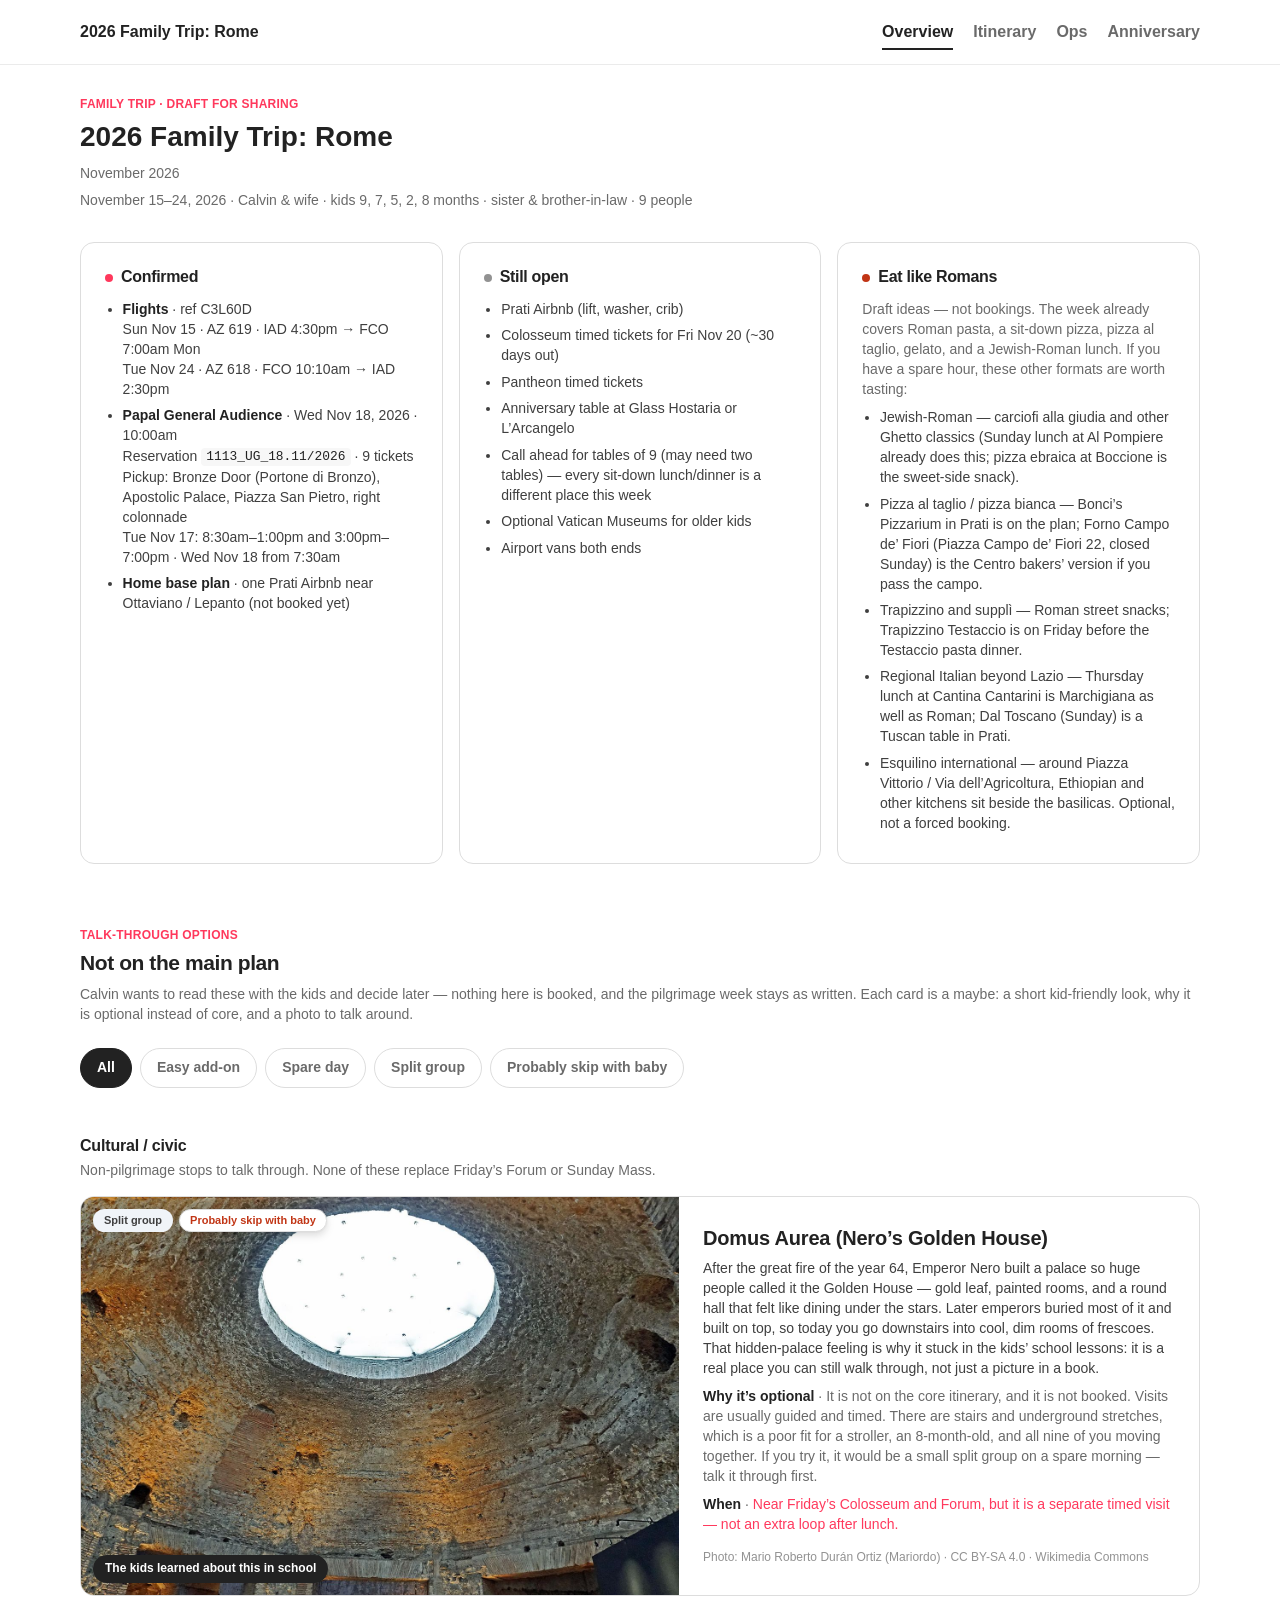
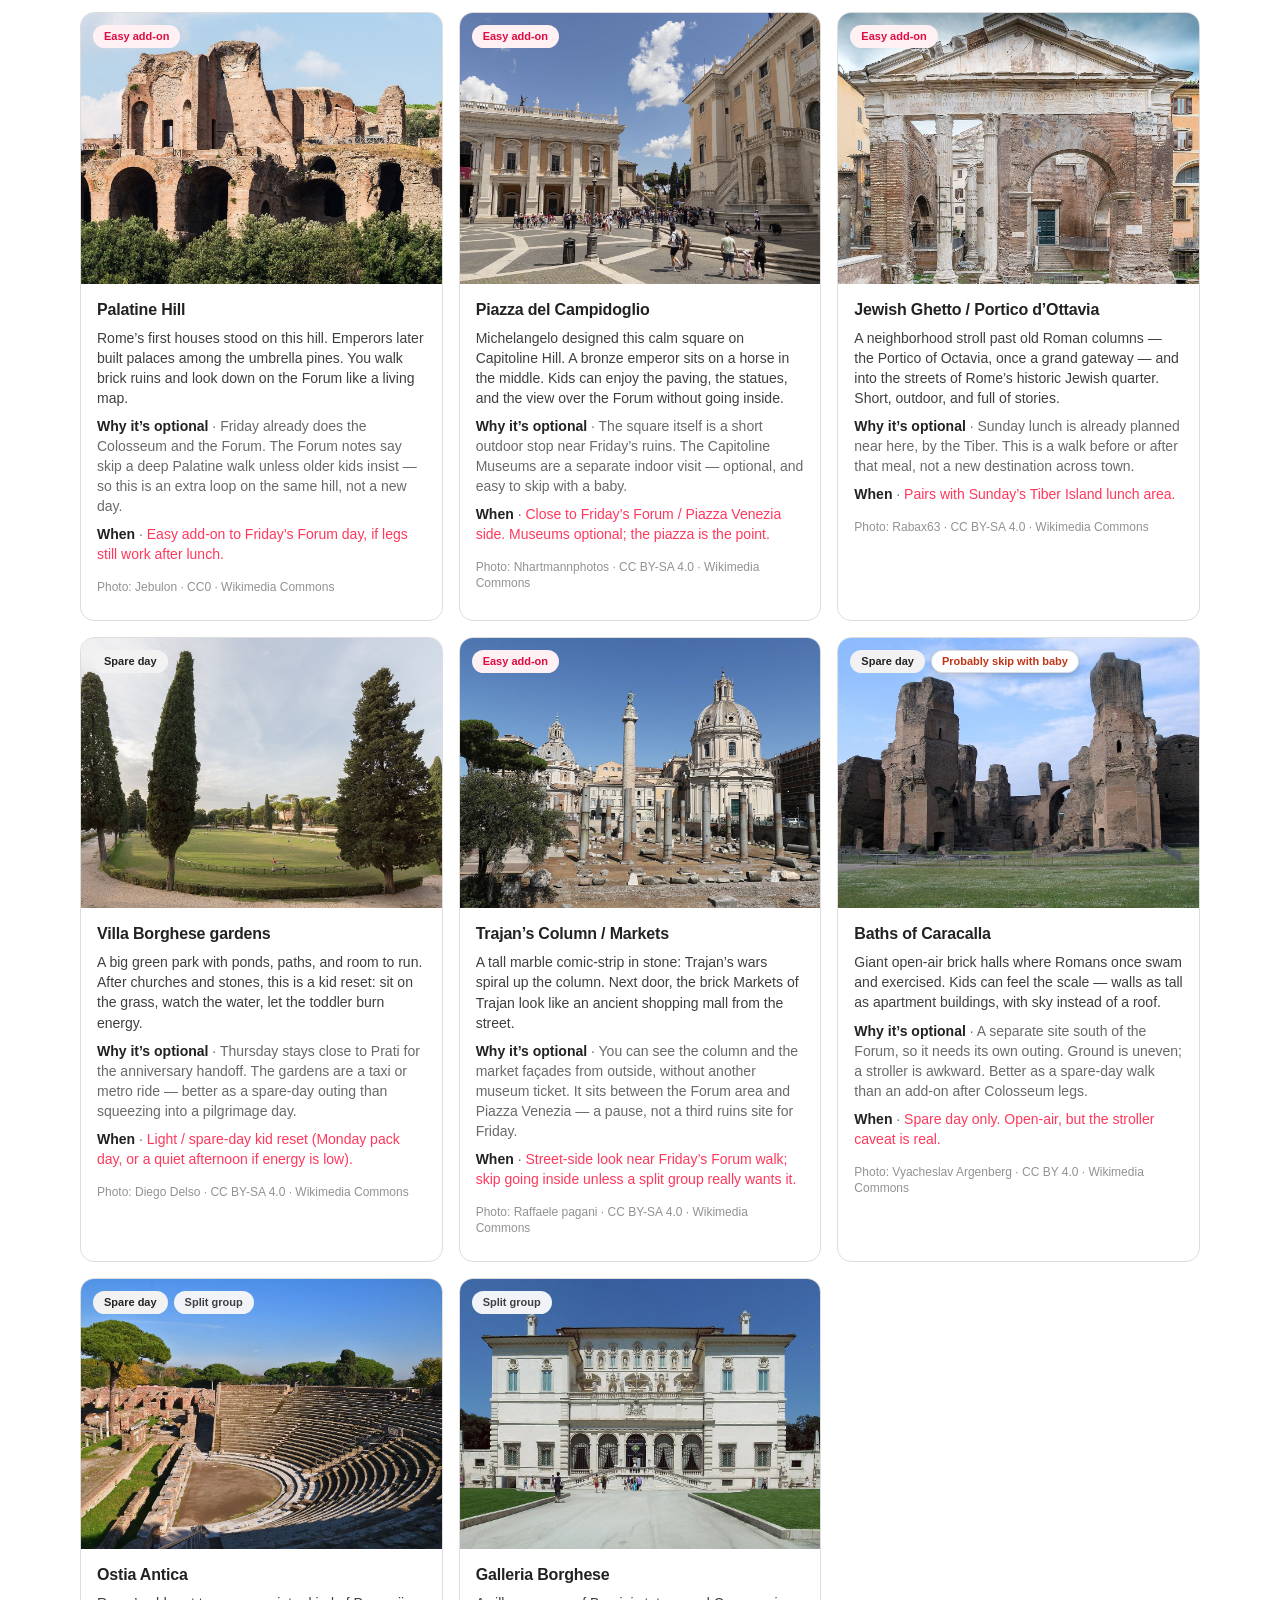
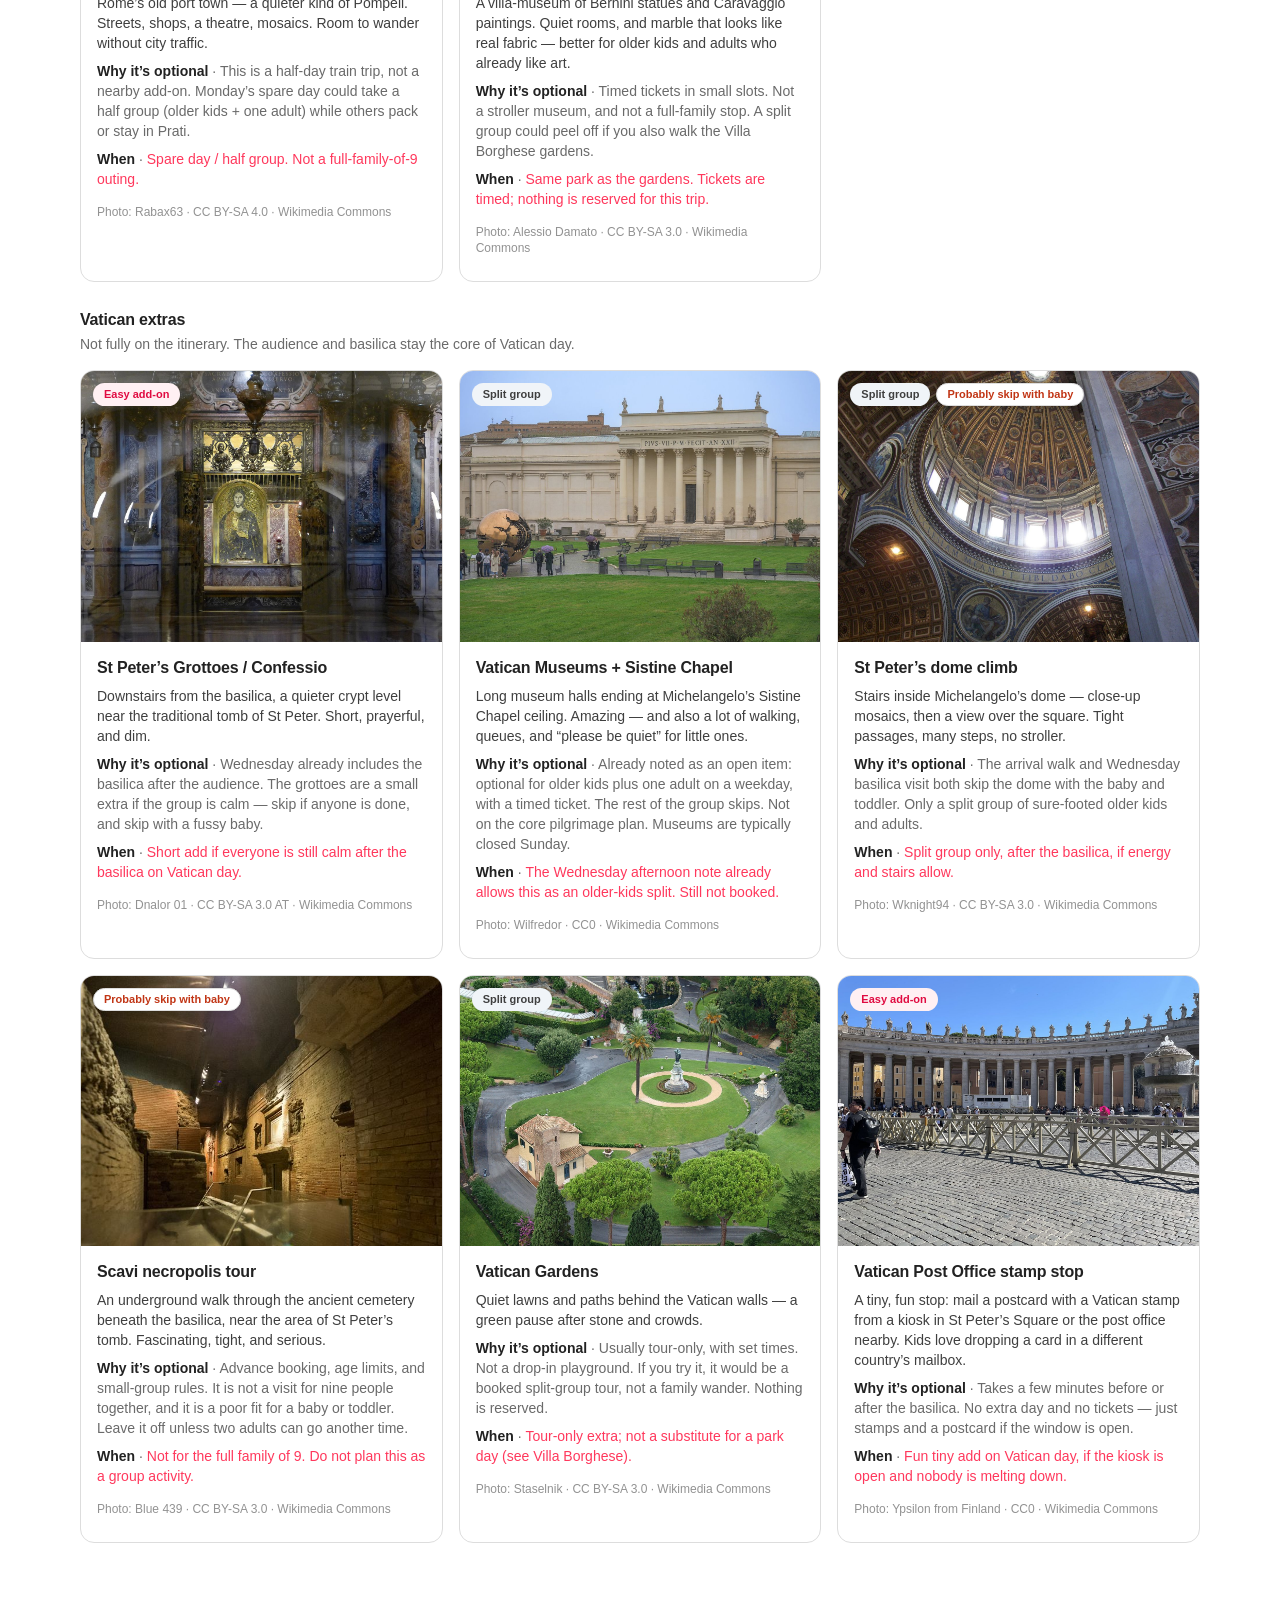
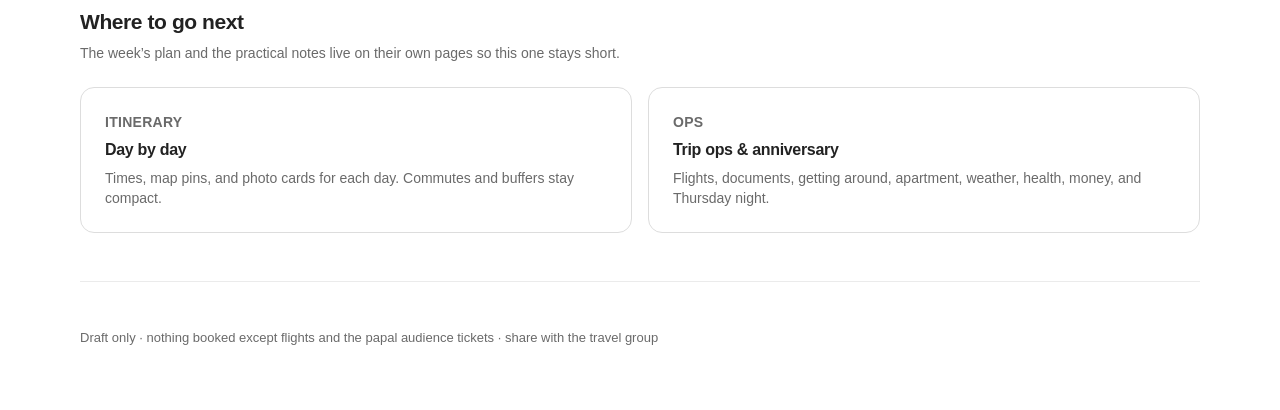
<file: index.html>
<!DOCTYPE html>
<html lang="en">
<head>
  <meta charset="utf-8" />
  <meta name="viewport" content="width=device-width, initial-scale=1" />
  <meta http-equiv="Cache-Control" content="no-cache" />
  <title>2026 Family Trip: Rome</title>
  <meta name="description" content="Overview of the 2026 family trip to Rome: confirmed items, talk-through options, and links to the day-by-day plan and trip ops." />
  <link rel="icon" href="data:image/svg+xml,%3Csvg xmlns='http://www.w3.org/2000/svg' viewBox='0 0 32 32'%3E%3Ccircle cx='16' cy='16' r='16' fill='%23ff385c'/%3E%3C/svg%3E" />
  <link rel="stylesheet" href="css/styles.css?v=20260917k" />
</head>
<body data-page="overview">
  <header class="site-bar" id="site-header"></header>

  <main>
    <header class="wrap page-hero">
      <p class="eyebrow">Family trip · draft for sharing</p>
      <h1 data-trip-title>2026 Family Trip: Rome</h1>
      <p class="hero-line">November 2026</p>
      <p class="lede" id="lede">November 15–24, 2026</p>
    </header>

    <section class="wrap hero-grid">
      <article class="card confirm">
        <h2>Confirmed</h2>
        <ul id="confirmed-list"></ul>
      </article>
      <article class="card open">
        <h2>Still open</h2>
        <ul id="open-list"></ul>
      </article>
      <article class="card eat">
        <h2>Eat like Romans</h2>
        <p class="eat-intro" id="eat-intro"></p>
        <ul id="eat-list"></ul>
      </article>
    </section>

    <section class="wrap" id="options">
      <div class="section-head">
        <p class="eyebrow" id="options-kicker">Talk-through options</p>
        <h2 id="options-title">Not on the main plan</h2>
        <p class="hint" id="options-intro">Optional cultural stops to discuss with the kids. Nothing here is booked, and the day-by-day pilgrimage plan stays as written.</p>
      </div>
      <div class="day-tabs options-filters" id="options-filters" role="tablist" aria-label="Filter talk-through options"></div>
      <div class="options-grid" id="options-grid"></div>
    </section>

    <section class="wrap" id="next">
      <div class="section-head">
        <h2>Where to go next</h2>
        <p class="hint">The week’s plan and the practical notes live on their own pages so this one stays short.</p>
      </div>
      <div class="next-grid">
        <a class="next-card" href="itinerary.html">
          <p class="eyebrow">Itinerary</p>
          <h2>Day by day</h2>
          <p>Times, map pins, and photo cards for each day. Commutes and buffers stay compact.</p>
        </a>
        <a class="next-card" href="ops.html">
          <p class="eyebrow">Ops</p>
          <h2>Trip ops &amp; anniversary</h2>
          <p>Flights, documents, getting around, apartment, weather, health, money, and Thursday night.</p>
        </a>
      </div>
    </section>
  </main>

  <footer class="wrap foot" id="site-footer"></footer>
  <script src="js/site.20260917k.js"></script>
  <script src="js/trip-app.20260917k.js"></script>
</body>
</html>
</file>
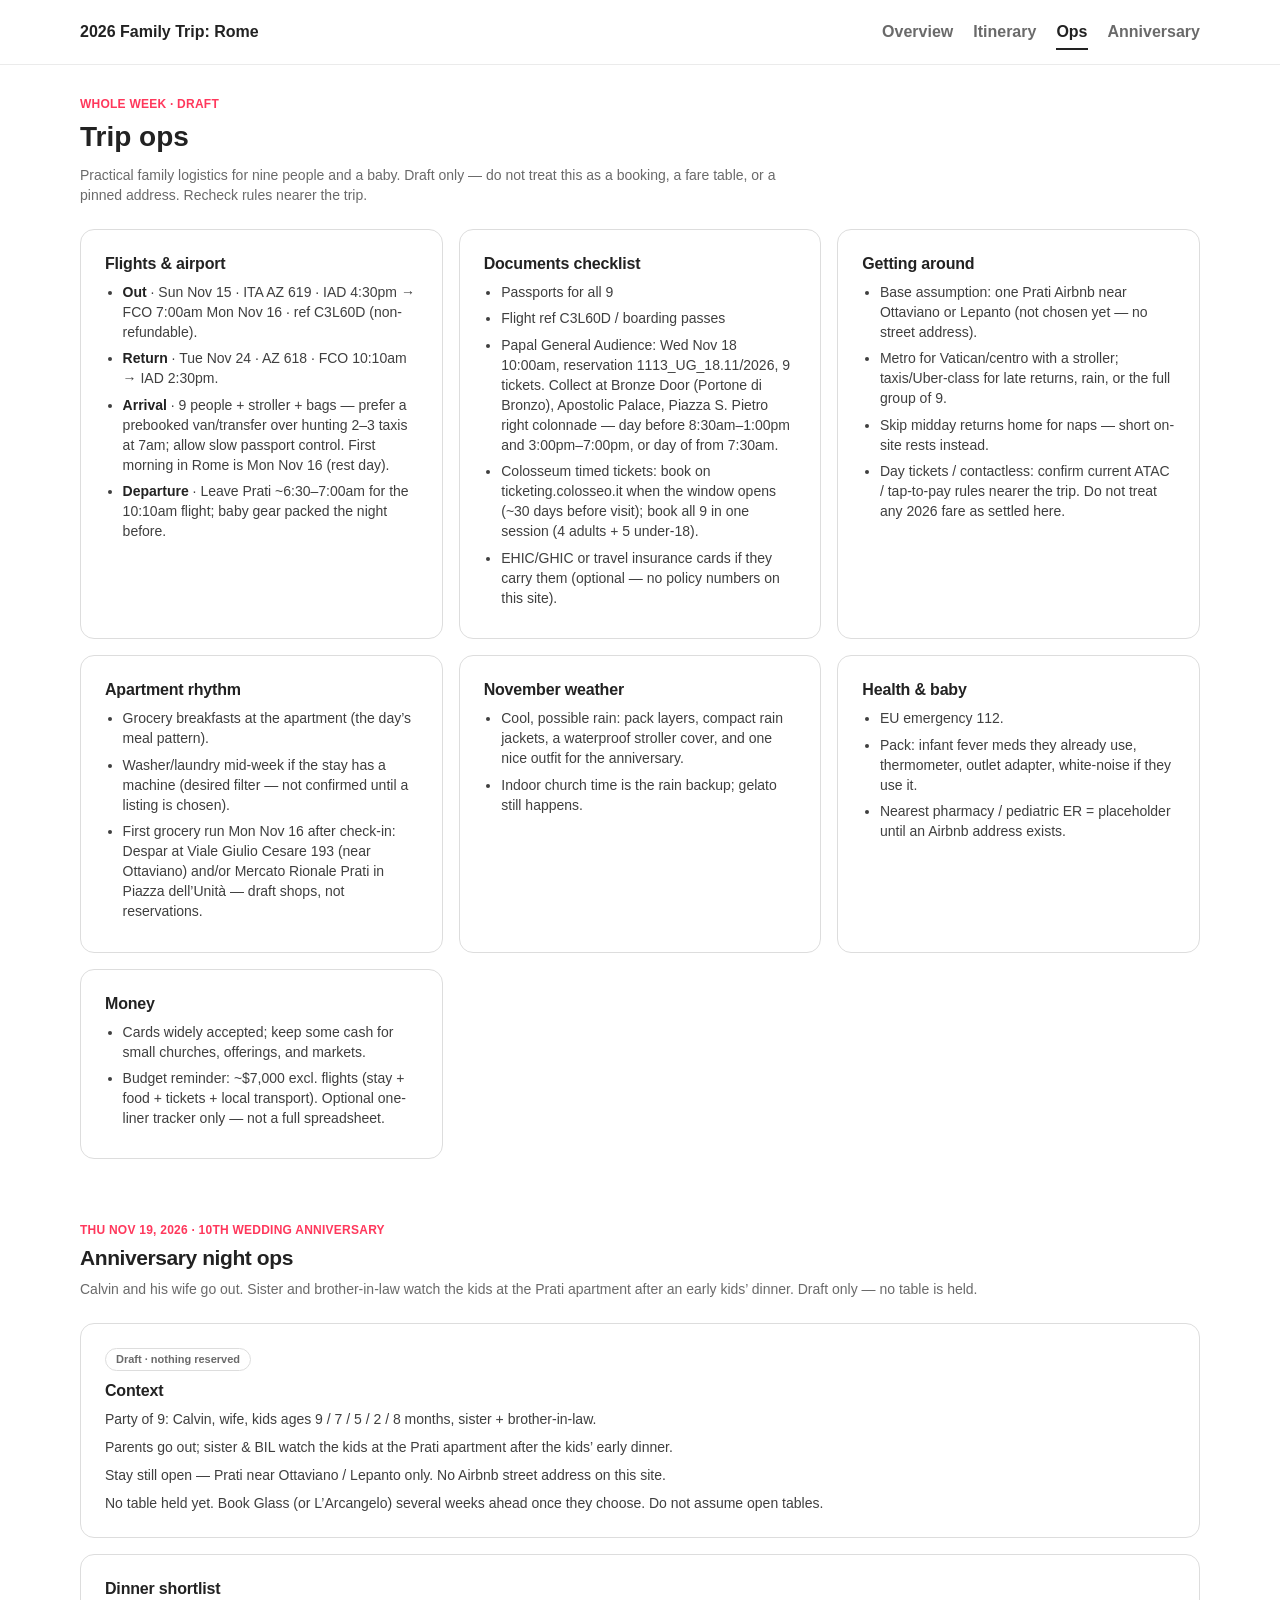
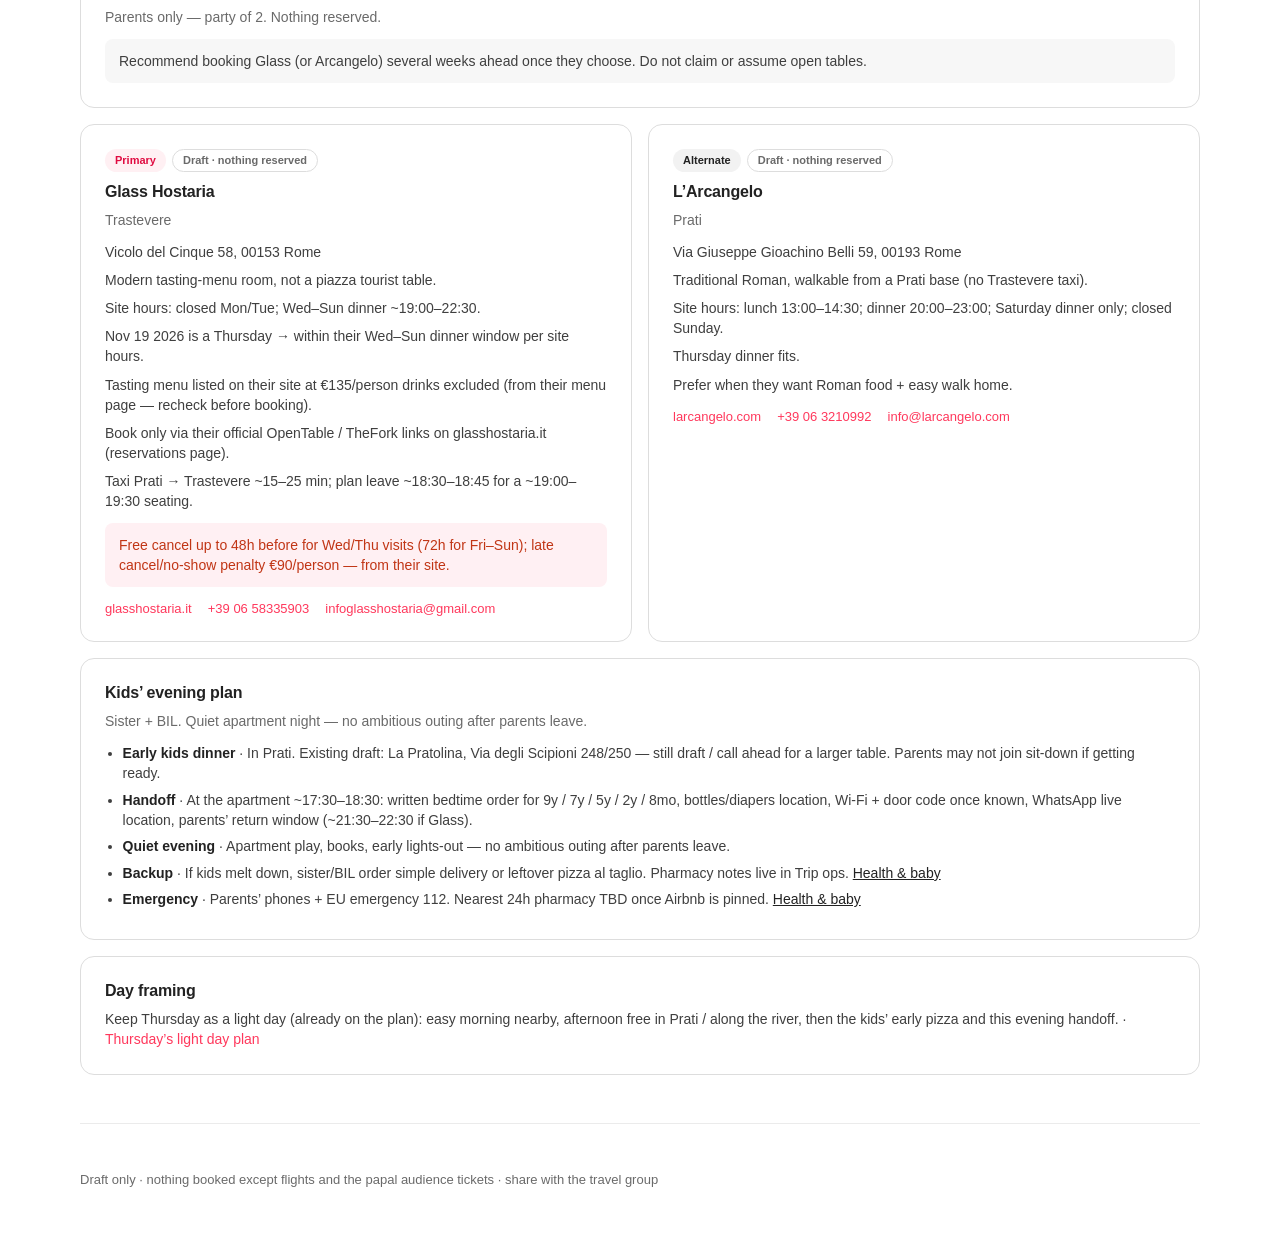
<file: ops.html>
<!DOCTYPE html>
<html lang="en">
<head>
  <meta charset="utf-8" />
  <meta name="viewport" content="width=device-width, initial-scale=1" />
  <meta http-equiv="Cache-Control" content="no-cache" />
  <title>Trip ops · 2026 Family Trip: Rome</title>
  <meta name="description" content="Trip logistics and Thursday anniversary night notes for the 2026 family trip to Rome." />
  <link rel="icon" href="data:image/svg+xml,%3Csvg xmlns='http://www.w3.org/2000/svg' viewBox='0 0 32 32'%3E%3Ccircle cx='16' cy='16' r='16' fill='%23ff385c'/%3E%3C/svg%3E" />
  <link rel="stylesheet" href="css/styles.css?v=20260917k" />
</head>
<body data-page="ops">
  <header class="site-bar" id="site-header"></header>

  <main>
    <section class="wrap" id="trip-ops">
      <header class="page-hero">
        <p class="eyebrow" id="ops-kicker">Whole week · draft</p>
        <h1 id="ops-title">Trip ops</h1>
        <p class="hint" id="ops-intro">Practical family logistics. Draft only — nothing here books a van, a table, or an Airbnb.</p>
      </header>
      <div class="ops-grid" id="ops-grid"></div>
    </section>

    <section class="wrap" id="anniversary">
      <div class="section-head">
        <p class="eyebrow" id="anniv-kicker">Thu Nov 19, 2026</p>
        <h2 id="anniv-title">Anniversary night ops</h2>
        <p class="hint" id="anniv-intro">Parents go out. Sister and brother-in-law watch the kids at the Prati apartment. Draft — no table held.</p>
      </div>
      <div class="ops-stack" id="anniv-root"></div>
    </section>
  </main>

  <footer class="wrap foot" id="site-footer"></footer>
  <script src="js/site.20260917k.js"></script>
  <script src="js/trip-app.20260917k.js"></script>
</body>
</html>
</file>
<file: css/styles.css>
/* Kwon Family Rome — visual language guided by Airbnb DESIGN.md tokens */

:root {
  --primary: #ff385c;
  --primary-active: #e00b41;
  --primary-disabled: #ffd1da;
  --ink: #222222;
  --body: #3f3f3f;
  --muted: #6a6a6a;
  --muted-soft: #929292;
  --hairline: #dddddd;
  --hairline-soft: #ebebeb;
  --border-strong: #c1c1c1;
  --canvas: #ffffff;
  --surface-soft: #f7f7f7;
  --surface-card: #ffffff;
  --surface-strong: #f2f2f2;
  --on-primary: #ffffff;
  --legal-link: #428bff;
  --error: #c13515;

  --font: -apple-system, BlinkMacSystemFont, "Segoe UI", Roboto, Helvetica, Arial, sans-serif;
  --radius-sm: 8px;
  --radius-md: 14px;
  --radius-lg: 20px;
  --radius-full: 9999px;
  --shadow: rgba(0, 0, 0, 0.02) 0 0 0 1px, rgba(0, 0, 0, 0.04) 0 2px 6px, rgba(0, 0, 0, 0.1) 0 4px 8px;
  --space-sm: 8px;
  --space-md: 12px;
  --space-base: 16px;
  --space-lg: 24px;
  --space-xl: 32px;
  --space-xxl: 48px;
  --space-section: 64px;
}

* { box-sizing: border-box; }

html { scroll-behavior: smooth; scroll-padding-top: 12.5rem; }

body {
  margin: 0;
  font-family: var(--font);
  font-size: 16px;
  font-weight: 400;
  line-height: 1.5;
  color: var(--ink);
  background: var(--canvas);
  -webkit-font-smoothing: antialiased;
}

h1, h2, h3 {
  font-family: var(--font);
  font-weight: 600;
  letter-spacing: -0.02em;
  color: var(--ink);
  margin: 0;
}

h1 {
  font-size: clamp(1.5rem, 4vw, 1.75rem); /* ~24–28px display-xl */
  font-weight: 700;
  line-height: 1.43;
  letter-spacing: 0;
}

h2 {
  font-size: 1.3125rem; /* 21px display-md */
  font-weight: 700;
  line-height: 1.43;
}

h3 {
  font-size: 1.25rem; /* 20px display-sm */
  font-weight: 600;
  line-height: 1.2;
  letter-spacing: -0.18px;
}

a { color: var(--ink); }
a:hover { color: var(--primary); }

.wrap {
  width: min(1120px, calc(100% - 2.5rem));
  margin-inline: auto;
}

/* —— Shared site chrome —— */
.site-bar {
  position: sticky;
  top: 0;
  z-index: 30;
  min-height: 64px;
  background: var(--canvas);
  border-bottom: 1px solid var(--hairline-soft);
}

.site-bar-inner {
  display: flex;
  gap: var(--space-lg);
  justify-content: space-between;
  align-items: center;
  padding: 12px 0;
  min-height: 64px;
}

.site-wordmark {
  font-size: 16px;
  font-weight: 600;
  line-height: 1.25;
  color: var(--ink);
  text-decoration: none;
  white-space: nowrap;
}

.site-wordmark:hover {
  color: var(--primary);
}

.site-nav {
  display: flex;
  flex-wrap: wrap;
  align-items: center;
  gap: 4px 20px;
}

.site-nav a {
  font-size: 16px;
  font-weight: 600;
  line-height: 1.25;
  color: var(--muted);
  text-decoration: none;
  padding: 8px 0 6px;
  border-bottom: 2px solid transparent;
}

.site-nav a:hover {
  color: var(--ink);
}

.site-nav a.is-current {
  color: var(--ink);
  border-bottom-color: var(--ink);
}

.page-hero {
  padding: var(--space-xl) 0 0;
}

.page-hero h1 {
  margin: 0 0 6px;
}

.page-hero .hint {
  margin-top: 8px;
  max-width: 46rem;
}

/* —— Legacy single-page header (unused, kept for token parity) —— */
.top {
  position: sticky;
  top: 0;
  z-index: 20;
  background: var(--canvas);
  border-bottom: 1px solid var(--hairline-soft);
}

.top-inner {
  display: flex;
  gap: var(--space-lg);
  justify-content: space-between;
  align-items: flex-end;
  padding: var(--space-lg) 0;
  min-height: 80px;
}

.eyebrow {
  margin: 0 0 4px;
  font-size: 12px;
  font-weight: 700;
  line-height: 1.33;
  letter-spacing: 0.02em;
  text-transform: uppercase;
  color: var(--primary);
}

.hero-line {
  margin: 0 0 6px;
  font-size: 14px;
  font-weight: 500;
  color: var(--muted);
}

.lede {
  margin: 0;
  font-size: 14px;
  line-height: 1.43;
  color: var(--muted);
}

.top-actions {
  display: flex;
  gap: 6px;
  flex-wrap: wrap;
  justify-content: flex-end;
  padding-bottom: 2px;
}

.top-actions .btn {
  height: 40px;
  padding: 8px 14px;
  font-size: 13px;
}

.top-actions .btn.ghost {
  padding: 7px 13px;
}

/* —— Buttons (pill / soft) —— */
.btn {
  display: inline-flex;
  align-items: center;
  justify-content: center;
  height: 48px;
  padding: 10px 20px;
  border-radius: var(--radius-full);
  text-decoration: none;
  background: var(--primary);
  color: var(--on-primary);
  font-family: var(--font);
  font-size: 14px;
  font-weight: 500;
  line-height: 1.29;
  border: none;
  cursor: pointer;
  transition: background 0.15s ease;
}

.btn:hover {
  background: var(--primary-active);
  color: var(--on-primary);
}

.btn.ghost {
  background: var(--canvas);
  color: var(--ink);
  border: 1px solid var(--ink);
  padding: 9px 19px;
}

.btn.ghost:hover {
  background: var(--surface-soft);
  color: var(--ink);
}

/* —— Where to go next —— */
.next-grid {
  display: grid;
  grid-template-columns: repeat(2, minmax(0, 1fr));
  gap: var(--space-base);
  margin: 0 0 var(--space-xl);
}

.next-card {
  display: block;
  background: var(--surface-card);
  border: 1px solid var(--hairline);
  border-radius: var(--radius-md);
  padding: var(--space-lg);
  text-decoration: none;
  color: inherit;
}

.next-card:hover {
  box-shadow: var(--shadow);
  color: inherit;
}

.next-card h2 {
  margin: 0 0 8px;
  font-size: 16px;
  font-weight: 600;
  line-height: 1.25;
}

.next-card p {
  margin: 0;
  font-size: 14px;
  line-height: 1.43;
  color: var(--muted);
}

.next-card .eyebrow {
  margin-bottom: 8px;
}

/* —— Hero cards —— */
.hero-grid {
  display: grid;
  grid-template-columns: repeat(3, minmax(0, 1fr));
  gap: var(--space-base);
  margin: var(--space-xl) auto var(--space-base);
}

.card {
  background: var(--surface-card);
  border: 1px solid var(--hairline);
  border-radius: var(--radius-md);
  padding: var(--space-lg);
  box-shadow: none;
}

.card:hover {
  box-shadow: var(--shadow);
}

.card h2 {
  margin: 0 0 var(--space-md);
  font-size: 16px;
  font-weight: 600;
  line-height: 1.25;
}

.card.confirm h2::before,
.card.open h2::before,
.card.eat h2::before {
  content: "";
  display: inline-block;
  width: 8px;
  height: 8px;
  border-radius: 50%;
  margin-right: 8px;
  vertical-align: middle;
}

.card.confirm h2::before { background: var(--primary); }
.card.open h2::before { background: var(--muted-soft); }
.card.eat h2::before { background: #c13515; }

.eat-intro {
  margin: 0 0 8px;
  font-size: 14px;
  line-height: 1.43;
  color: var(--muted);
}

.card ul {
  margin: 0;
  padding-left: 1.1rem;
  color: var(--body);
  font-size: 14px;
  line-height: 1.43;
}

.card li { margin: 0.4rem 0; }
.card li strong { color: var(--ink); font-weight: 600; }
.card code {
  font-size: 0.92em;
  background: var(--surface-soft);
  padding: 0.1em 0.4em;
  border-radius: 4px;
  color: var(--ink);
}

/* —— Sections —— */
.section-head {
  margin: var(--space-section) 0 var(--space-lg);
}

#trip-ops,
#anniversary,
#options,
#map-section,
#days,
.day-panel,
.ops-card {
  scroll-margin-top: 5.5rem;
}

.section-head h2 { margin: 0 0 6px; }

.hint {
  margin: 0;
  font-size: 14px;
  line-height: 1.43;
  color: var(--muted);
}

/* —— Day tabs (pill category strip) —— */
.day-tabs {
  display: flex;
  gap: var(--space-sm);
  overflow-x: auto;
  padding-bottom: var(--space-md);
  scrollbar-width: thin;
}

.day-tab {
  flex: 0 0 auto;
  border: 1px solid var(--hairline);
  background: var(--canvas);
  border-radius: var(--radius-full);
  padding: 10px 16px;
  cursor: pointer;
  font-family: var(--font);
  font-size: 14px;
  font-weight: 500;
  color: var(--muted);
  line-height: 1.25;
  transition: background 0.15s ease, color 0.15s ease, border-color 0.15s ease;
}

.day-tab strong {
  display: block;
  font-size: 14px;
  font-weight: 600;
  color: inherit;
}

.day-tab span {
  display: block;
  font-size: 12px;
  font-weight: 400;
  color: var(--muted-soft);
  margin-top: 2px;
}

.day-tab:hover {
  background: var(--surface-soft);
  color: var(--ink);
}

.day-tab.active {
  background: var(--ink);
  color: var(--on-primary);
  border-color: var(--ink);
}

.day-tab.active span {
  color: rgba(255, 255, 255, 0.75);
}

/* —— Map —— */
#map-canvas,
#leaflet-map {
  min-height: 420px;
  height: min(58vh, 520px);
  border-radius: var(--radius-md);
  border: 1px solid var(--hairline);
  background: var(--surface-soft);
  overflow: hidden;
}

.map-caption {
  color: var(--muted);
  font-size: 14px;
  line-height: 1.43;
  margin: var(--space-md) 0 0;
}

/* Numbered map pins — coral circle badges, readable on OSM tiles */
.leaflet-div-icon.map-pin-wrap {
  background: transparent;
  border: none;
}

.map-pin {
  width: 32px;
  height: 32px;
  border-radius: var(--radius-full);
  background: var(--primary);
  color: var(--on-primary);
  font-family: var(--font);
  font-size: 14px;
  font-weight: 700;
  line-height: 1;
  font-variant-numeric: tabular-nums;
  display: flex;
  align-items: center;
  justify-content: center;
  box-shadow: 0 0 0 2px var(--canvas), var(--shadow);
  letter-spacing: 0;
}

.map-pin-wide {
  width: 36px;
  font-size: 13px;
}

.map-pin-home {
  background: var(--ink);
  color: var(--on-primary);
  font-size: 12px;
  font-weight: 700;
  letter-spacing: 0.02em;
}

/* —— Day panels —— */
.day-panel {
  background: var(--surface-card);
  border: 1px solid var(--hairline);
  border-radius: var(--radius-md);
  padding: var(--space-lg);
  margin: 0 0 var(--space-base);
}

.day-panel h3 {
  margin: 0 0 6px;
}

.day-note {
  margin: 0 0 var(--space-base);
  color: var(--muted);
  font-size: 14px;
  line-height: 1.43;
  border-left: 3px solid var(--primary);
  padding-left: 12px;
}

.timeline {
  list-style: none;
  margin: 0;
  padding: 0;
}

.block {
  display: grid;
  grid-template-columns: 7.2rem 6.4rem minmax(9.5rem, 0.78fr) minmax(12rem, 1.5fr);
  column-gap: var(--space-base);
  row-gap: 6px;
  padding: 14px 0;
  border-top: 1px solid var(--hairline-soft);
  align-items: start;
}

.block:first-child { border-top: none; }

/* Photo-complemented major stops — same language as Talk-through cards */
.stop-card {
  display: grid;
  grid-template-columns: minmax(200px, 280px) minmax(0, 1fr);
  column-gap: 0;
  row-gap: 0;
  padding: 0;
  margin: 12px 0;
  border: 1px solid var(--hairline);
  border-radius: var(--radius-md);
  overflow: hidden;
  background: var(--surface-card);
  align-items: stretch;
}

.stop-card:hover {
  box-shadow: var(--shadow);
}

.stop-card + .stop-card {
  margin-top: 8px;
}

.block.stop-card + .block:not(.stop-card) {
  border-top: none;
}

.stop-card .option-photo-wrap {
  aspect-ratio: auto;
  min-height: 180px;
  height: 100%;
}

.stop-body {
  padding: var(--space-base) var(--space-lg);
  display: flex;
  flex-direction: column;
  gap: 6px;
  justify-content: center;
  min-width: 0;
}

.stop-meta {
  display: flex;
  flex-wrap: wrap;
  align-items: center;
  gap: 8px 12px;
}

.stop-card .kind-cell {
  min-width: 0;
  width: max-content;
}

.stop-card .label {
  font-size: 16px;
  font-weight: 600;
  line-height: 1.25;
}

.stop-card .detail-text {
  font-size: 14px;
  color: var(--muted);
}

.stop-card .option-credit {
  margin-top: 2px;
}

.option-badge.stop-num {
  background: var(--primary);
  color: var(--on-primary);
  border-color: var(--primary);
  box-shadow: none;
}

.time {
  font-variant-numeric: tabular-nums;
  font-weight: 600;
  font-size: 14px;
  color: var(--ink);
}

.kind-cell {
  min-width: 0;
}

.kind {
  display: inline-flex;
  align-self: start;
  justify-content: center;
  border-radius: var(--radius-full);
  padding: 4px 10px;
  font-size: 11px;
  font-weight: 600;
  line-height: 1.18;
  letter-spacing: 0.02em;
  text-transform: uppercase;
  background: var(--surface-soft);
  color: var(--muted);
}

.kind.visit,
.kind.pickup,
.kind.audience,
.kind.mass {
  background: #fff0f3;
  color: var(--primary-active);
}

.kind.meal,
.kind.dinner,
.kind.date,
.kind.lunch,
.kind.breakfast,
.kind.snack,
.kind.gelato,
.kind.coffee {
  background: var(--surface-strong);
  color: var(--ink);
}

.kind.move,
.kind.commute,
.kind.walk,
.kind.flight,
.kind.travel,
.kind.taxi,
.kind.arrive,
.kind.airport {
  background: #f0f4f8;
  color: #3f3f3f;
}

.kind.rest,
.kind.sit,
.kind.settle,
.kind.seat,
.kind.afternoon,
.kind.optional {
  background: var(--surface-soft);
  color: var(--muted);
}

.kind.home,
.kind.pack,
.kind.handoff,
.kind.load,
.kind.wake,
.kind.buffer {
  background: var(--surface-strong);
  color: var(--body);
}

.label {
  font-size: 16px;
  font-weight: 600;
  line-height: 1.25;
  color: var(--ink);
  min-width: 0;
}

.detail {
  min-width: 0;
}

.detail-text {
  margin: 0;
  color: var(--muted);
  font-size: 13px;
  font-weight: 400;
  line-height: 1.43;
}

.block-actions {
  display: flex;
  flex-wrap: wrap;
  align-items: center;
  gap: 4px 16px;
  margin-top: 8px;
}

.place-link {
  font-size: 13px;
  font-weight: 500;
  line-height: 1.29;
  color: var(--primary);
  text-decoration: none;
}

.place-link:hover {
  color: var(--primary-active);
  text-decoration: underline;
}

.pin-link {
  display: inline-block;
  margin-top: 0;
  font-size: 13px;
  font-weight: 500;
  line-height: 1.29;
  color: var(--primary);
  cursor: pointer;
  background: none;
  border: none;
  padding: 0;
  font-family: var(--font);
}

.pin-link:hover { color: var(--primary-active); text-decoration: underline; }

/* —— Talk-through options gallery —— */
.options-filters {
  margin-bottom: var(--space-lg);
}

.options-filters .day-tab strong {
  display: inline;
}

.options-grid {
  display: grid;
  grid-template-columns: repeat(3, minmax(0, 1fr));
  gap: var(--space-base);
}

.option-card {
  background: var(--surface-card);
  border: 1px solid var(--hairline);
  border-radius: var(--radius-md);
  overflow: hidden;
  display: flex;
  flex-direction: column;
  min-width: 0;
}

.option-card:hover {
  box-shadow: var(--shadow);
}

.option-card.featured {
  grid-column: 1 / -1;
  display: grid;
  grid-template-columns: minmax(0, 1.15fr) minmax(0, 1fr);
  align-items: stretch;
}

.option-photo-wrap {
  position: relative;
  background: var(--surface-strong);
  aspect-ratio: 4 / 3;
  overflow: hidden;
}

.option-card.featured .option-photo-wrap {
  aspect-ratio: auto;
  min-height: 280px;
}

.option-photo {
  width: 100%;
  height: 100%;
  object-fit: cover;
  display: block;
}

.option-photo-fallback {
  width: 100%;
  height: 100%;
  min-height: 180px;
  display: flex;
  align-items: center;
  justify-content: center;
  padding: var(--space-lg);
  text-align: center;
  color: var(--muted);
  font-size: 14px;
  background: var(--surface-soft);
}

.option-badges {
  position: absolute;
  top: 12px;
  left: 12px;
  right: 12px;
  display: flex;
  flex-wrap: wrap;
  gap: 6px;
}

.option-badge {
  display: inline-flex;
  align-items: center;
  border-radius: var(--radius-full);
  padding: 4px 10px;
  font-size: 11px;
  font-weight: 600;
  line-height: 1.18;
  background: var(--canvas);
  color: var(--ink);
  border: 1px solid var(--hairline);
  box-shadow: var(--shadow);
}

.option-badge.easy-add-on {
  background: #fff0f3;
  color: var(--primary-active);
  border-color: transparent;
  box-shadow: none;
}

.option-badge.spare-day {
  background: var(--surface-strong);
  color: var(--ink);
  border-color: transparent;
  box-shadow: none;
}

.option-badge.split-group {
  background: #f0f4f8;
  color: var(--body);
  border-color: transparent;
  box-shadow: none;
}

.option-badge.skip-with-baby {
  background: var(--canvas);
  color: var(--error);
  border-color: var(--hairline);
  box-shadow: var(--shadow);
}

.option-callout {
  position: absolute;
  bottom: 12px;
  left: 12px;
  right: 12px;
  width: max-content;
  max-width: calc(100% - 24px);
  background: var(--ink);
  color: var(--on-primary);
  border-radius: var(--radius-full);
  padding: 6px 12px;
  font-size: 12px;
  font-weight: 600;
  line-height: 1.33;
}

.option-body {
  padding: var(--space-base) var(--space-base) var(--space-lg);
  display: flex;
  flex-direction: column;
  gap: 8px;
  flex: 1;
}

.option-card.featured .option-body {
  padding: var(--space-lg);
  justify-content: center;
}

.option-body h3 {
  margin: 0;
  font-size: 16px;
  font-weight: 600;
  line-height: 1.25;
}

.option-card.featured .option-body h3 {
  font-size: 1.25rem;
  line-height: 1.2;
}

.option-blurb,
.option-why,
.option-pair {
  margin: 0;
  font-size: 14px;
  line-height: 1.43;
  color: var(--body);
}

.option-why,
.option-pair {
  color: var(--muted);
}

.option-why strong,
.option-pair strong {
  color: var(--ink);
  font-weight: 600;
}

.option-pair a {
  color: var(--primary);
  font-weight: 500;
  text-decoration: none;
}

.option-pair a:hover {
  color: var(--primary-active);
  text-decoration: underline;
}

.option-credit {
  margin: 8px 0 0;
  font-size: 12px;
  line-height: 1.33;
  color: var(--muted-soft);
}

.option-empty {
  grid-column: 1 / -1;
  margin: 0;
  padding: var(--space-xl);
  text-align: center;
  color: var(--muted);
  background: var(--surface-soft);
  border-radius: var(--radius-md);
}

.options-group {
  grid-column: 1 / -1;
  margin: var(--space-md) 0 0;
}

.options-group h3 {
  margin: 0 0 4px;
  font-size: 16px;
  font-weight: 600;
  line-height: 1.25;
}

.options-group p {
  margin: 0;
  font-size: 14px;
  line-height: 1.43;
  color: var(--muted);
}

/* —— Trip ops + Anniversary night —— */
.ops-grid {
  display: grid;
  grid-template-columns: repeat(3, minmax(0, 1fr));
  gap: var(--space-base);
}

#trip-ops .ops-grid {
  margin-top: var(--space-lg);
}

.ops-grid-2 {
  display: grid;
  grid-template-columns: repeat(2, minmax(0, 1fr));
  gap: var(--space-base);
}

.ops-stack {
  display: flex;
  flex-direction: column;
  gap: var(--space-base);
}

.ops-card {
  background: var(--surface-card);
  border: 1px solid var(--hairline);
  border-radius: var(--radius-md);
  padding: var(--space-lg);
  min-width: 0;
}

.ops-card:hover {
  box-shadow: var(--shadow);
}

.ops-card h3 {
  margin: 0 0 8px;
  font-size: 16px;
  font-weight: 600;
  line-height: 1.25;
}

.ops-card .ops-lead {
  margin: 0 0 12px;
  font-size: 14px;
  line-height: 1.43;
  color: var(--muted);
}

.ops-badge-row {
  display: flex;
  flex-wrap: wrap;
  gap: 6px;
  margin: 0 0 10px;
}

.ops-badge {
  display: inline-flex;
  align-items: center;
  border-radius: var(--radius-full);
  padding: 4px 10px;
  font-size: 11px;
  font-weight: 600;
  line-height: 1.18;
  background: var(--surface-strong);
  color: var(--ink);
}

.ops-badge.primary {
  background: #fff0f3;
  color: var(--primary-active);
}

.ops-badge.draft {
  background: var(--canvas);
  color: var(--muted);
  border: 1px solid var(--hairline);
}

.ops-list {
  margin: 0;
  padding-left: 1.1rem;
  color: var(--body);
  font-size: 14px;
  line-height: 1.43;
}

.ops-list li {
  margin: 0.4rem 0;
}

.ops-list li strong {
  color: var(--ink);
  font-weight: 600;
}

.ops-meta {
  margin: 0;
  font-size: 14px;
  line-height: 1.43;
  color: var(--body);
}

.ops-meta + .ops-meta {
  margin-top: 8px;
}

.ops-meta a {
  color: var(--primary);
  font-weight: 500;
  text-decoration: none;
}

.ops-meta a:hover {
  color: var(--primary-active);
  text-decoration: underline;
}

.ops-callout {
  margin: 12px 0 0;
  padding: 12px 14px;
  background: var(--surface-soft);
  border-radius: var(--radius-sm);
  font-size: 14px;
  line-height: 1.43;
  color: var(--body);
}

.ops-callout.alert {
  background: #fff0f3;
  color: var(--error);
}

.ops-actions {
  display: flex;
  flex-wrap: wrap;
  gap: 8px 16px;
  margin-top: 14px;
}

.day-note a,
.ops-card a.ops-jump {
  color: var(--primary);
  font-weight: 500;
  text-decoration: none;
}

.day-note a:hover,
.ops-card a.ops-jump:hover {
  color: var(--primary-active);
  text-decoration: underline;
}

/* —— Footer —— */
.foot {
  padding: var(--space-xxl) 0 var(--space-section);
  color: var(--muted);
  font-size: 13px;
  line-height: 1.23;
  border-top: 1px solid var(--hairline-soft);
  margin-top: var(--space-xxl);
}

.foot p { margin: 0; }

/* —— Leaflet popup —— */
.leaflet-popup-content {
  font-family: var(--font);
  margin: 12px 14px !important;
}

.popup h4 {
  margin: 0 0 4px;
  font-family: var(--font);
  font-size: 16px;
  font-weight: 600;
  color: var(--ink);
}

.popup p {
  margin: 4px 0;
  color: var(--body);
  font-size: 14px;
  line-height: 1.43;
}

.popup a { color: var(--primary); font-weight: 500; }

.badge {
  display: inline-block;
  font-size: 11px;
  font-weight: 600;
  line-height: 1.18;
  letter-spacing: 0;
  text-transform: none;
  background: var(--canvas);
  color: var(--ink);
  border: 1px solid var(--hairline);
  border-radius: var(--radius-full);
  padding: 4px 10px;
  margin-bottom: 8px;
  margin-right: 6px;
  box-shadow: var(--shadow);
}

.badge.stop-badge {
  background: var(--primary);
  color: var(--on-primary);
  border-color: var(--primary);
  box-shadow: none;
}

@media (max-width: 1128px) {
  .options-grid,
  .ops-grid { grid-template-columns: repeat(2, minmax(0, 1fr)); }
}

@media (max-width: 960px) {
  .hero-grid,
  .next-grid { grid-template-columns: 1fr; }
}

@media (max-width: 800px) {
  .options-grid,
  .ops-grid,
  .ops-grid-2 { grid-template-columns: 1fr; }
  .option-card.featured {
    grid-template-columns: 1fr;
  }
  .option-card.featured .option-photo-wrap {
    aspect-ratio: 4 / 3;
    min-height: 0;
  }
  .top-inner,
  .site-bar-inner {
    align-items: flex-start;
    flex-direction: column;
    min-height: auto;
  }
  .block:not(.stop-card) {
    grid-template-columns: 5.8rem 6rem 1fr;
  }
  .block:not(.stop-card) .kind-cell { grid-column: 2; width: max-content; }
  .block:not(.stop-card) .label { grid-column: 3; }
  .block:not(.stop-card) .detail { grid-column: 1 / -1; }
  .stop-card {
    grid-template-columns: 1fr;
  }
  .stop-card .option-photo-wrap {
    aspect-ratio: 16 / 10;
    min-height: 0;
    height: auto;
  }
  .stop-body {
    padding: var(--space-base);
  }
  .section-head { margin-top: var(--space-xxl); }
}

@media (max-width: 560px) {
  .block:not(.stop-card) {
    grid-template-columns: 5.5rem 1fr;
  }
  .block:not(.stop-card) .kind-cell { grid-column: 2; }
  .block:not(.stop-card) .label,
  .block:not(.stop-card) .detail { grid-column: 1 / -1; }
}
</file>
